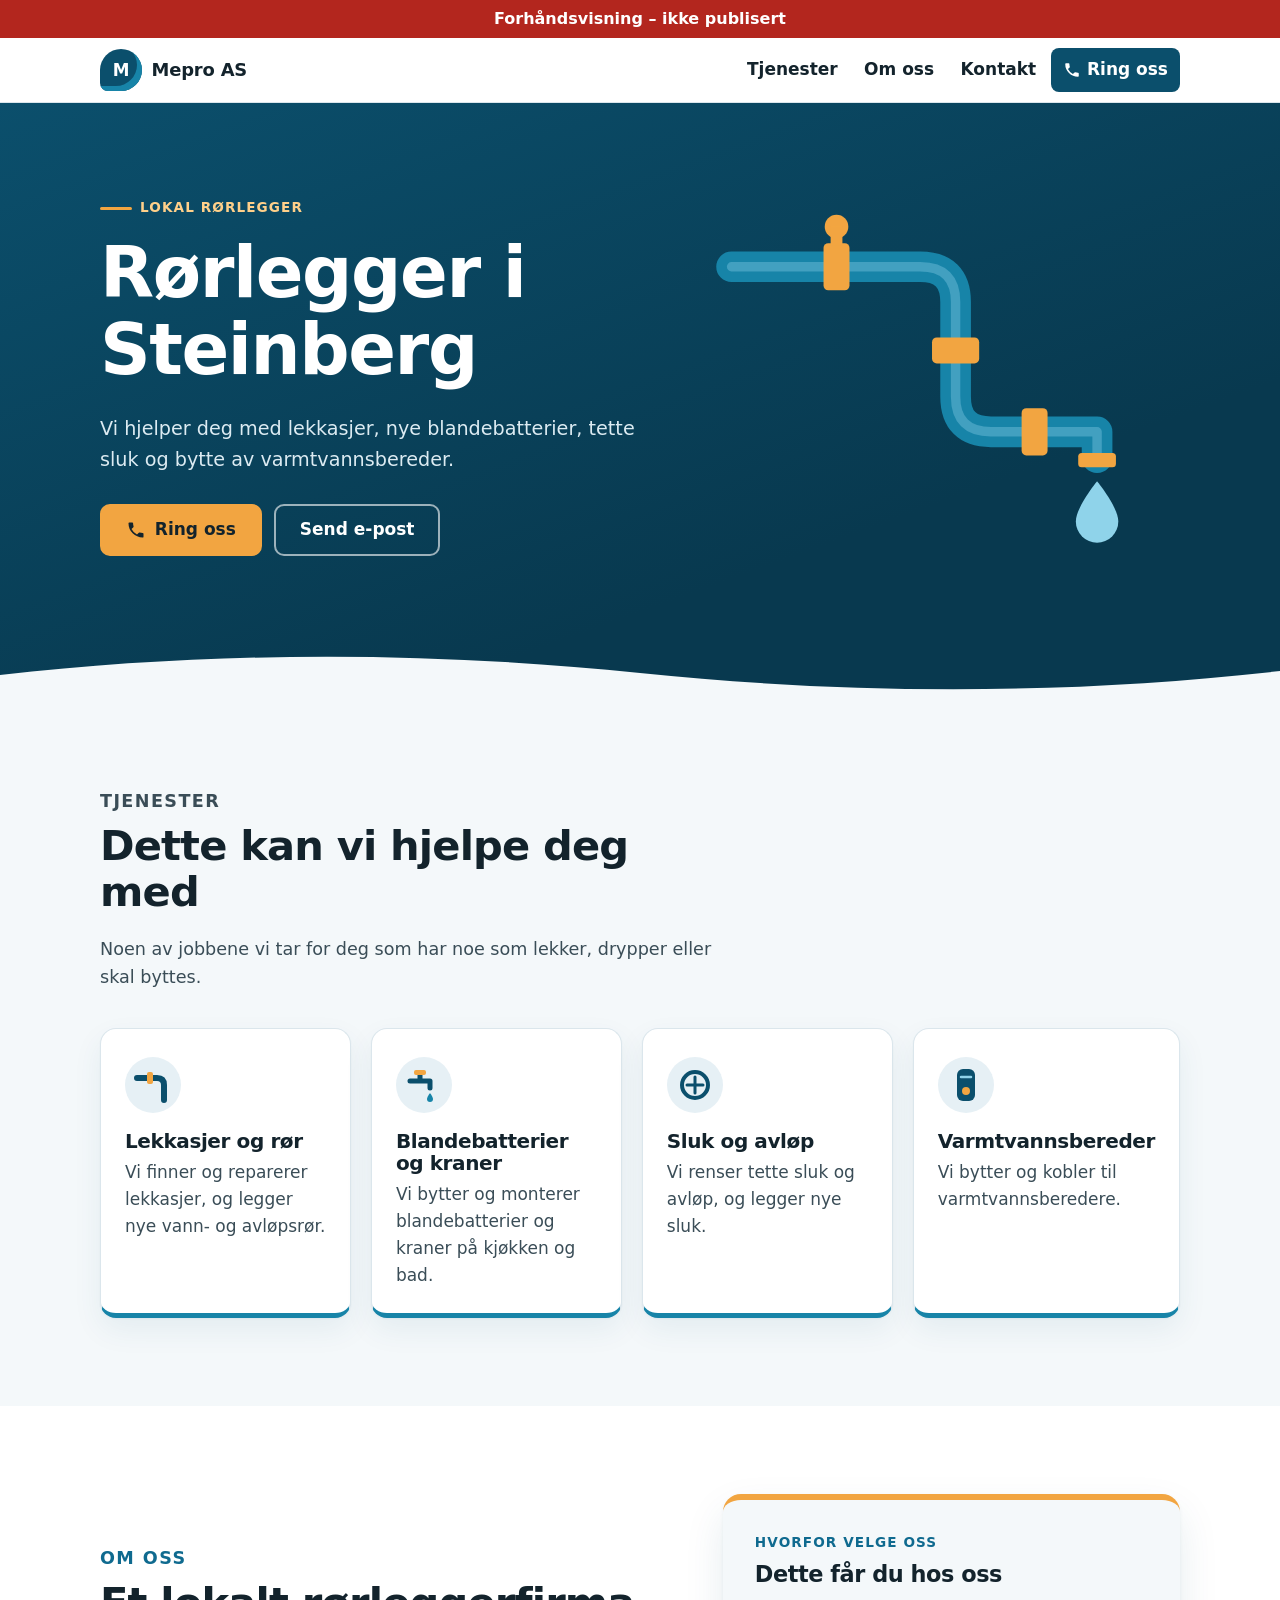
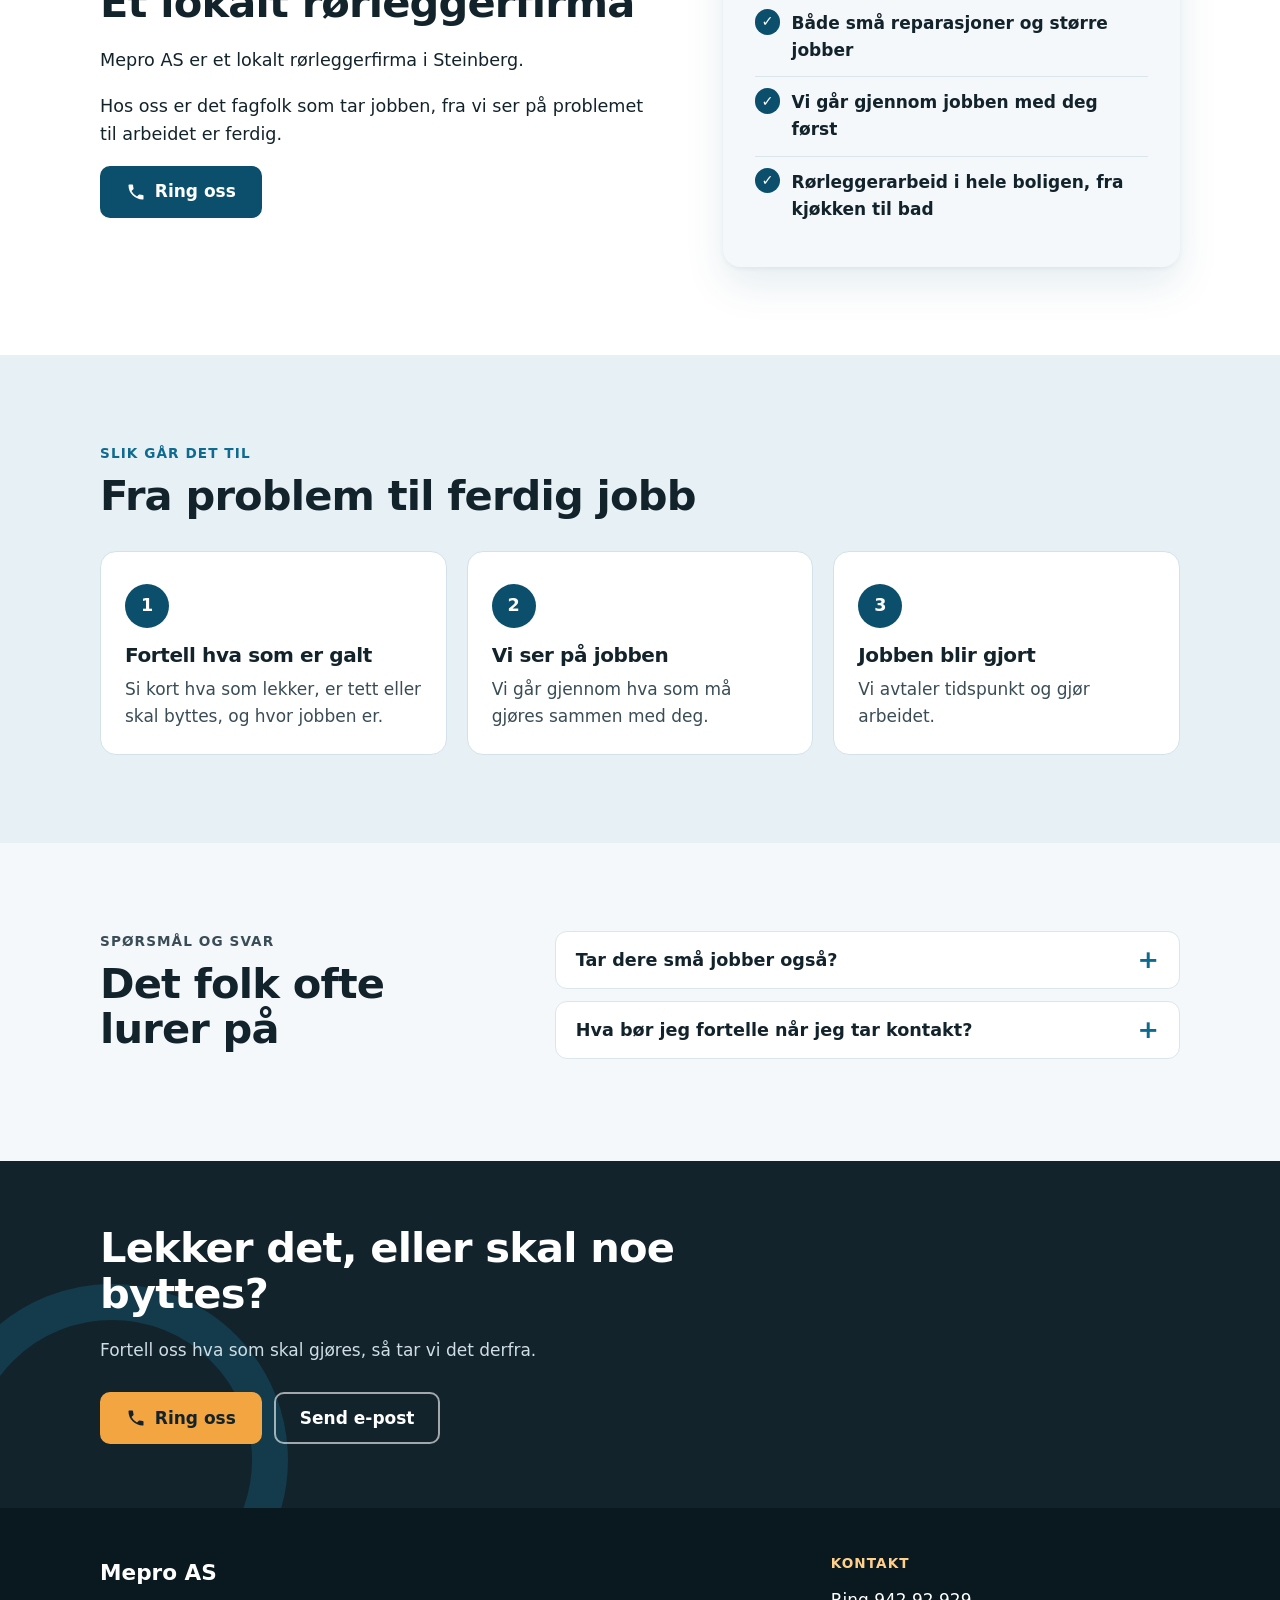
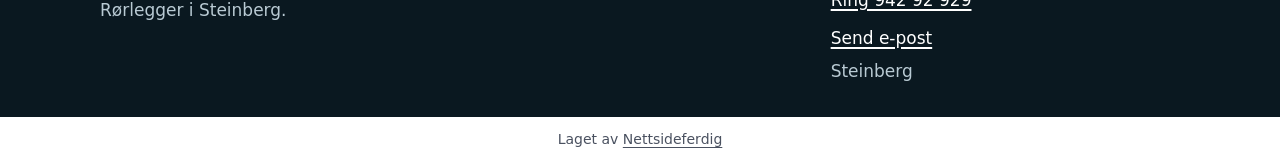
<file: index.html>
<!doctype html>
<html lang="nb">
<head>
<meta charset="utf-8">
<meta name="viewport" content="width=device-width, initial-scale=1">
<title>Rørlegger i Steinberg | Mepro AS</title>
<meta name="description" content="Mepro AS er rørlegger i Steinberg. Ta kontakt på telefon eller e-post når du trenger hjelp med rørleggerarbeid.">
<link rel="canonical" href="https://andersmathisen7-design.github.io/side-mepro-as-9fc54bac/">
<meta property="og:type" content="website">
<meta property="og:locale" content="nb_NO">
<meta property="og:site_name" content="Mepro. AS">
<meta property="og:title" content="Rørlegger i Steinberg | Mepro AS">
<meta property="og:description" content="Mepro AS er rørlegger i Steinberg. Ta kontakt på telefon eller e-post når du trenger hjelp med rørleggerarbeid.">
<meta property="og:url" content="https://andersmathisen7-design.github.io/side-mepro-as-9fc54bac/">
<meta http-equiv="Content-Security-Policy" content="default-src 'none'; style-src 'self'; img-src 'self'; manifest-src 'self'; worker-src 'self'; script-src 'self'">
<link rel="stylesheet" href="./style.css">
<meta name="theme-color" content="#0b4f6c">
<link rel="manifest" href="./manifest.webmanifest">
<link rel="icon" href="./icon.svg" type="image/svg+xml">
<script src="./pwa.js" defer></script>
<meta name="robots" content="noindex,nofollow">
<script type="application/ld+json">{"@context":"https://schema.org","@type":"Plumber","name":"Mepro. AS","description":"Mepro AS er rørlegger i Steinberg. Ta kontakt på telefon eller e-post når du trenger hjelp med rørleggerarbeid.","email":"post@mepro.as","areaServed":"Steinberg","url":"https://andersmathisen7-design.github.io/side-mepro-as-9fc54bac","telephone":"942 92 929"}</script>
</head>
<body>
<div class="forhandsstripe">Forhåndsvisning – ikke publisert</div>
<header class="topp"><div class="wrap"><a class="logo" href="./"><span class="logo-merke" aria-hidden="true">M</span><span>Mepro AS</span></a><nav class="meny" aria-label="Hovedmeny"><ul><li><a href="./#tjenester">Tjenester</a></li><li><a href="./#om">Om oss</a></li><li><a href="#kontakt">Kontakt</a></li><li class="meny-knapp"><a class="meny-ring" href="tel:94292929"><svg viewBox="0 0 24 24" aria-hidden="true"><path d="M6.6 10.8a15.1 15.1 0 0 0 6.6 6.6l2.2-2.2a1 1 0 0 1 1-.25 11.4 11.4 0 0 0 3.6.57 1 1 0 0 1 1 1V20a1 1 0 0 1-1 1A17 17 0 0 1 3 4a1 1 0 0 1 1-1h3.5a1 1 0 0 1 1 1c0 1.25.2 2.45.57 3.57a1 1 0 0 1-.25 1z" fill="currentColor"/></svg>Ring oss</a></li></ul></nav></div></header>
<main>
<section class="hero"><div class="wrap"><div><p class="hero-etikett">Lokal rørlegger</p><h1>Rørlegger i Steinberg</h1><p class="ingress">Vi hjelper deg med lekkasjer, nye blandebatterier, tette sluk og bytte av varmtvannsbereder.</p><div class="knapper"><a class="knapp" href="tel:94292929"><svg viewBox="0 0 24 24" aria-hidden="true"><path d="M6.6 10.8a15.1 15.1 0 0 0 6.6 6.6l2.2-2.2a1 1 0 0 1 1-.25 11.4 11.4 0 0 0 3.6.57 1 1 0 0 1 1 1V20a1 1 0 0 1-1 1A17 17 0 0 1 3 4a1 1 0 0 1 1-1h3.5a1 1 0 0 1 1 1c0 1.25.2 2.45.57 3.57a1 1 0 0 1-.25 1z" fill="currentColor"/></svg>Ring oss</a><a class="knapp knapp-strek" href="mailto:post@mepro.as">Send e-post</a></div></div><div class="ror" aria-hidden="true"><svg viewBox="0 0 400 300"><g fill="none" stroke-linecap="round" stroke-linejoin="round"><path d="M20 60 H180 Q210 60 210 90 V170 Q210 200 240 200 H330 V222" stroke="#1784a8" stroke-width="26"/><path d="M20 60 H180 Q210 60 210 90 V170 Q210 200 240 200 H330 V222" stroke="#5fb3d1" stroke-width="8" stroke-opacity="0.6"/></g><g fill="#f2a541"><rect x="98" y="40" width="22" height="40" rx="4"/><rect x="190" y="120" width="40" height="22" rx="4"/><rect x="266" y="180" width="22" height="40" rx="4"/><circle cx="109" cy="26" r="10"/><rect x="104" y="26" width="10" height="16"/><rect x="314" y="218" width="32" height="12" rx="3"/></g><path d="M330 242 C330 242 312 264 312 276 A18 18 0 0 0 348 276 C348 264 330 242 330 242 Z" fill="#8fd3ea"/></svg></div></div><svg class="bolge" viewBox="0 0 1440 48" preserveAspectRatio="none" aria-hidden="true"><path d="M0 48 V24 C240 0 480 0 720 22 C960 44 1200 44 1440 20 V48 Z" fill="#f4f8fa"/></svg></section><section class="seksjon" id="tjenester"><div class="wrap"><div class="seksjon-hode"><p class="overlinje">Tjenester</p><h2>Dette kan vi hjelpe deg med</h2><p>Noen av jobbene vi tar for deg som har noe som lekker, drypper eller skal byttes.</p></div><ul class="tj-rad"><li class="tj-kort"><svg viewBox="0 0 56 56" aria-hidden="true"><circle cx="28" cy="28" r="28" fill="#e6f0f5"/><path d="M12 21 H32 Q39 21 39 28 V43" fill="none" stroke="#0b4f6c" stroke-width="6" stroke-linecap="round"/><rect x="22" y="15" width="6" height="12" rx="2" fill="#f2a541"/></svg><h3>Lekkasjer og rør</h3><p>Vi finner og reparerer lekkasjer, og legger nye vann- og avløpsrør.</p></li><li class="tj-kort"><svg viewBox="0 0 56 56" aria-hidden="true"><circle cx="28" cy="28" r="28" fill="#e6f0f5"/><path d="M14 24 H34 V31 M24 16 V24" fill="none" stroke="#0b4f6c" stroke-width="5" stroke-linecap="round" stroke-linejoin="round"/><rect x="18" y="13" width="12" height="5" rx="2" fill="#f2a541"/><path d="M34 36 C34 36 31 40 31 42 A3 3 0 0 0 37 42 C37 40 34 36 34 36 Z" fill="#1784a8"/></svg><h3>Blandebatterier og kraner</h3><p>Vi bytter og monterer blandebatterier og kraner på kjøkken og bad.</p></li><li class="tj-kort"><svg viewBox="0 0 56 56" aria-hidden="true"><circle cx="28" cy="28" r="28" fill="#e6f0f5"/><circle cx="28" cy="28" r="13" fill="none" stroke="#0b4f6c" stroke-width="4"/><g stroke="#0b4f6c" stroke-width="3" stroke-linecap="round"><line x1="20" y1="28" x2="36" y2="28"/><line x1="28" y1="20" x2="28" y2="36"/></g></svg><h3>Sluk og avløp</h3><p>Vi renser tette sluk og avløp, og legger nye sluk.</p></li><li class="tj-kort"><svg viewBox="0 0 56 56" aria-hidden="true"><circle cx="28" cy="28" r="28" fill="#e6f0f5"/><rect x="19" y="12" width="18" height="32" rx="6" fill="#0b4f6c"/><circle cx="28" cy="34" r="4" fill="#f2a541"/><line x1="23" y1="20" x2="33" y2="20" stroke="#8fd3ea" stroke-width="2.5" stroke-linecap="round"/></svg><h3>Varmtvannsbereder</h3><p>Vi bytter og kobler til varmtvannsberedere.</p></li></ul></div></section><section class="seksjon om-seksjon" id="om"><div class="wrap delt"><div class="tekst"><p class="overlinje">Om oss</p><h2>Et lokalt rørleggerfirma</h2><p>Mepro AS er et lokalt rørleggerfirma i Steinberg.</p><p>Hos oss er det fagfolk som tar jobben, fra vi ser på problemet til arbeidet er ferdig.</p><a class="knapp knapp-bla" href="tel:94292929"><svg viewBox="0 0 24 24" aria-hidden="true"><path d="M6.6 10.8a15.1 15.1 0 0 0 6.6 6.6l2.2-2.2a1 1 0 0 1 1-.25 11.4 11.4 0 0 0 3.6.57 1 1 0 0 1 1 1V20a1 1 0 0 1-1 1A17 17 0 0 1 3 4a1 1 0 0 1 1-1h3.5a1 1 0 0 1 1 1c0 1.25.2 2.45.57 3.57a1 1 0 0 1-.25 1z" fill="currentColor"/></svg>Ring oss</a></div><aside class="infokort" aria-labelledby="hvorfor-tittel"><p class="overlinje">Hvorfor velge oss</p><h3 id="hvorfor-tittel">Dette får du hos oss</h3><ul class="sjekk"><li>Både små reparasjoner og større jobber</li><li>Vi går gjennom jobben med deg først</li><li>Rørleggerarbeid i hele boligen, fra kjøkken til bad</li></ul></aside></div></section><section class="seksjon steg-seksjon"><div class="wrap"><p class="overlinje">Slik går det til</p><h2>Fra problem til ferdig jobb</h2><ol class="steg"><li><span class="steg-nr" aria-hidden="true">1</span><h3>Fortell hva som er galt</h3><p>Si kort hva som lekker, er tett eller skal byttes, og hvor jobben er.</p></li><li><span class="steg-nr" aria-hidden="true">2</span><h3>Vi ser på jobben</h3><p>Vi går gjennom hva som må gjøres sammen med deg.</p></li><li><span class="steg-nr" aria-hidden="true">3</span><h3>Jobben blir gjort</h3><p>Vi avtaler tidspunkt og gjør arbeidet.</p></li></ol></div></section><section class="seksjon faq"><div class="wrap faq-rad"><div class="faq-hode"><p class="overlinje">Spørsmål og svar</p><h2>Det folk ofte lurer på</h2></div><div><details><summary>Tar dere små jobber også?</summary><p>Ja. Vi tar både små reparasjoner, som en kran som drypper, og større jobber.</p></details><details><summary>Hva bør jeg fortelle når jeg tar kontakt?</summary><p>Fortell kort hva som er galt eller hva som skal gjøres, og hvor jobben er. Da er det lettere for oss å forstå jobben.</p></details></div></div></section><section class="kontakt-cta"><div class="wrap"><h2>Lekker det, eller skal noe byttes?</h2><p>Fortell oss hva som skal gjøres, så tar vi det derfra.</p><div class="knapper"><a class="knapp" href="tel:94292929"><svg viewBox="0 0 24 24" aria-hidden="true"><path d="M6.6 10.8a15.1 15.1 0 0 0 6.6 6.6l2.2-2.2a1 1 0 0 1 1-.25 11.4 11.4 0 0 0 3.6.57 1 1 0 0 1 1 1V20a1 1 0 0 1-1 1A17 17 0 0 1 3 4a1 1 0 0 1 1-1h3.5a1 1 0 0 1 1 1c0 1.25.2 2.45.57 3.57a1 1 0 0 1-.25 1z" fill="currentColor"/></svg>Ring oss</a><a class="knapp knapp-strek" href="mailto:post@mepro.as">Send e-post</a></div></div></section>
</main>
<footer class="bunn" id="kontakt"><div class="wrap bunn-rad"><div><p class="bunn-navn">Mepro AS</p><p>Rørlegger i Steinberg.</p></div><div><h2 class="bunn-tittel">Kontakt</h2><ul class="bunn-liste"><li><a href="tel:94292929">Ring 942 92 929</a></li><li><a href="mailto:post@mepro.as">Send e-post</a></li><li>Steinberg</li></ul></div></div></footer>
<p class="nf-byra">Laget av <a href="https://nettsideferdig.no/">Nettsideferdig</a></p>
</body>
</html>
</file>
<file: style.css>
/* Fast fra Sidefabrikken: bestillingswidgeten. */
:root { --nf-farge: #0b4f6c; }
#nf-bestill [hidden] { display: none !important; }
#nf-bestill button { font: inherit; padding: 0.5rem 0.9rem; margin: 0.2rem; border: 1px solid var(--nf-farge); border-radius: 6px; background: #fff; color: var(--nf-farge); cursor: pointer; }
#nf-bestill button:disabled { opacity: 0.6; }
#nf-bestill .nf-knapp { background: var(--nf-farge); color: #fff; }
#nf-bestill .nf-tjeneste { display: block; width: 100%; text-align: left; }
#nf-bestill .nf-tjeneste small, #nf-bestill .nf-vare small { display: block; color: #555; }
#nf-bestill .nf-felt { display: block; margin: 0.5rem 0; }
#nf-bestill input, #nf-bestill select, #nf-bestill textarea { font: inherit; padding: 0.4rem; border: 1px solid #c5cad3; border-radius: 4px; display: block; width: 100%; max-width: 24rem; }
#nf-bestill input[type="checkbox"], #nf-bestill input[type="radio"] { display: inline-block; width: auto; margin: 0 0.4rem 0 0; vertical-align: middle; }
#nf-bestill .nf-rad { display: flex; flex-wrap: wrap; gap: 0.5rem; }
#nf-bestill .nf-vare { padding: 0.4rem 0; border-bottom: 1px solid #e3e6eb; }
#nf-bestill .nf-feil, #nf-bestill .nf-utsolgt { color: #b3261e; }
#nf-bestill .nf-test { background: #fff4e5; padding: 0.4rem 0.8rem; border-radius: 6px; }
#nf-bestill .nf-oppsummering { font-weight: 600; }
#nf-bestill .nf-faner { display: flex; flex-wrap: wrap; gap: 0.25rem; margin: 0.5rem 0 1rem; }
#nf-bestill .nf-fane.nf-valgt, #nf-bestill .nf-dag.nf-valgt { background: var(--nf-farge); color: #fff; }
#nf-bestill .nf-adresse { position: relative; max-width: 24rem; }
#nf-bestill .nf-forslag { position: absolute; top: 100%; left: 0; right: 0; z-index: 10; max-height: 15rem; overflow-y: auto; background: #fff; border: 1px solid #c5cad3; border-radius: 4px; box-shadow: 0 4px 12px rgba(0, 0, 0, 0.15); }
#nf-bestill .nf-forslag button { display: block; width: 100%; margin: 0; border: 0; border-radius: 0; padding: 0.5rem 0.75rem; text-align: left; color: inherit; }
#nf-bestill .nf-forslag button:hover, #nf-bestill .nf-forslag button:focus { background: #f4f7fb; }
#nf-bestill .nf-dager { display: flex; flex-wrap: wrap; gap: 0.25rem; margin: 0.5rem 0; }
#nf-bestill .nf-dag.nf-full { text-decoration: line-through; color: #777; border-color: #c5cad3; }
#nf-bestill .nf-tillegg { margin: 0.5rem 0; }
#nf-bestill .nf-sporsmal { margin: 0.8rem 0; }
#nf-bestill .nf-hjelp { display: block; font-size: 0.875rem; color: #666; margin: 0.15rem 0 0.25rem; }
#nf-bestill .nf-sum { font-weight: 700; font-size: 1.15rem; }
#nf-bestill .nf-ja-nei { display: flex; gap: 1.5rem; margin-top: 0.25rem; }
.prisliste table { border-collapse: collapse; width: 100%; max-width: 36rem; }
.prisliste th, .prisliste td { text-align: left; padding: 0.4rem 0.6rem 0.4rem 0; border-bottom: 1px solid #e3e6eb; vertical-align: top; }
.prisliste td:last-child, .prisliste th:last-child { text-align: right; white-space: nowrap; padding-right: 0; }
.prisliste small { color: #555; }
.prisliste .prisinfo { font-size: 0.875rem; color: #555; }

main > section.melding, main > section.bestill { box-sizing: border-box; max-width: 42rem; margin: 0 auto; padding: 2.5rem 1.25rem 3.5rem; }
.nf-skjema .nf-felt { display: block; margin: 0.75rem 0; }
.nf-skjema label, .nf-skjema legend { display: block; font-weight: 600; }
.nf-skjema fieldset { border: 0; padding: 0; margin: 0.75rem 0; min-width: 0; }
.nf-skjema fieldset label { font-weight: 400; }
.nf-skjema input, .nf-skjema textarea { font: inherit; padding: 0.5rem; border: 1px solid #c5cad3; border-radius: 4px; display: block; width: 100%; max-width: 32rem; }
.nf-skjema input[type="radio"] { display: inline-block; width: auto; margin: 0 0.4rem 0 0; vertical-align: middle; }
.nf-skjema input:focus, .nf-skjema textarea:focus { outline: 2px solid var(--nf-farge); outline-offset: 1px; }
.nf-skjema button { font: inherit; font-weight: 600; border: 0; cursor: pointer; padding: 0.85rem 1.5rem; border-radius: 6px; background: var(--nf-farge); color: #fff; min-height: 44px; }
.nf-skjema .nf-info { font-size: 0.875rem; color: #555; }

/* Designet */
*,*::before,*::after{box-sizing:border-box}html{-webkit-text-size-adjust:100%}body{margin:0;font-family:"Segoe UI",system-ui,-apple-system,Helvetica,Arial,sans-serif;font-size:1.0625rem;line-height:1.6;color:#13232c;background:#f4f8fa}a{color:#0b4f6c;text-underline-offset:3px;text-decoration-thickness:2px}a:focus-visible{outline:3px solid #f2a541;outline-offset:3px;border-radius:4px}h1,h2,h3{font-family:system-ui,-apple-system,"Segoe UI",Helvetica,sans-serif;font-weight:800;line-height:1.1;letter-spacing:-.02em;margin:0 0 .5em}h1{font-size:clamp(2.4rem,9vw,4.4rem)}h2{font-size:clamp(1.7rem,5vw,2.6rem)}h3{font-size:1.25rem}p{margin:0 0 1em}.wrap{width:100%;max-width:70rem;margin:0 auto;padding:0 1.25rem}.topp{background:#fff;border-bottom:1px solid #dbe6ec}.topp .wrap{display:flex;flex-wrap:wrap;align-items:center;justify-content:space-between;gap:.25rem 1.5rem;padding-top:.6rem;padding-bottom:.6rem}.logo{display:inline-flex;align-items:center;gap:.6rem;min-height:44px;text-decoration:none;color:#13232c;font-weight:800;font-size:1.12rem;letter-spacing:-.01em}.logo-merke{display:inline-flex;align-items:center;justify-content:center;width:42px;height:42px;flex:none;border-radius:50% 50% 50% 8px;background:#0b4f6c;color:#fff;font-weight:800;font-size:1.05rem;box-shadow:inset -5px -5px 0 #1784a8}.meny ul{list-style:none;margin:0;padding:0;display:flex;flex-wrap:wrap;gap:.15rem}.meny a{display:inline-flex;align-items:center;gap:.4rem;min-height:44px;padding:0 .75rem;border-radius:8px;text-decoration:none;color:#13232c;font-weight:600}.meny a:hover{background:#e6f0f5}.meny .meny-ring{background:#0b4f6c;color:#fff}.meny .meny-ring:hover{background:#093e55}.meny .meny-ring svg{width:18px;height:18px}@media(max-width:37.5em){.meny .meny-knapp{display:none}.meny ul{margin-left:-.75rem}}.hero{position:relative;overflow:hidden;background:linear-gradient(160deg,#0b4f6c 0%,#08394f 70%);color:#dcebf2}.hero .wrap{position:relative;display:grid;gap:2rem;padding-top:3rem;padding-bottom:3rem}.hero h1{color:#fff;margin-bottom:.35em}.hero-etikett{display:inline-flex;align-items:center;gap:.5rem;font-size:.85rem;font-weight:700;letter-spacing:.08em;text-transform:uppercase;color:#ffd08a;margin-bottom:1rem}.hero-etikett::before{content:"";width:2rem;height:3px;background:#f2a541;border-radius:2px}.ingress{font-size:1.2rem;max-width:34rem}.knapper{display:flex;flex-wrap:wrap;gap:.75rem;margin-top:1.75rem}.knapp{display:inline-flex;align-items:center;justify-content:center;gap:.55rem;min-height:52px;padding:0 1.5rem;border-radius:10px;background:#f2a541;color:#13232c;font-weight:800;text-decoration:none;border:2px solid #f2a541;transition:background .2s,border-color .2s}.knapp:hover{background:#ffbe63;border-color:#ffbe63}.knapp svg{width:20px;height:20px;flex:none}.knapp-strek{background:transparent;color:#fff;border-color:rgba(255,255,255,.6)}.knapp-strek:hover{background:rgba(255,255,255,.1);border-color:#fff}.knapp-bla{background:#0b4f6c;border-color:#0b4f6c;color:#fff}.knapp-bla:hover{background:#093e55;border-color:#093e55}.ror svg{display:block;width:100%;height:auto;max-width:30rem;margin:0 auto}@media(max-width:37.5em){.ror{display:none}}@media(min-width:56rem){.hero .wrap{grid-template-columns:1.1fr .9fr;align-items:center;padding-top:5.5rem;padding-bottom:6rem}}.bolge{display:block;width:100%;height:48px;margin-top:-1px}.seksjon{padding:4rem 0}@media(min-width:56rem){.seksjon{padding:5.5rem 0}}.seksjon-hode{max-width:40rem;margin-bottom:2.25rem}.seksjon-hode p{font-size:1.1rem;color:#3a4d57}.overlinje{font-size:.85rem;font-weight:700;letter-spacing:.08em;text-transform:uppercase;color:#0f6a8f;margin:0 0 .5rem}.tj-rad{list-style:none;margin:0;padding:0;display:grid;gap:1.25rem}@media(min-width:36rem){.tj-rad{grid-template-columns:1fr 1fr}}@media(min-width:64rem){.tj-rad{grid-template-columns:repeat(4,1fr)}}.tj-kort{background:#fff;border:1px solid #dbe6ec;border-radius:16px;padding:1.75rem 1.5rem 1.5rem;box-shadow:0 1px 2px rgba(11,79,108,.05),0 12px 30px rgba(11,79,108,.07);border-bottom:5px solid #1784a8}.tj-kort svg{display:block;width:56px;height:56px;margin-bottom:1.1rem}.tj-kort h3{margin-bottom:.4rem}.tj-kort p{margin:0;color:#3a4d57}.om-seksjon{background:#fff}.delt{display:grid;gap:2.5rem}@media(min-width:56rem){.delt{grid-template-columns:1.1fr .9fr;gap:4rem;align-items:center}}.tekst{max-width:38rem}.tekst p{font-size:1.1rem}.infokort{background:#f4f8fa;border-radius:18px;padding:2rem;box-shadow:0 2px 4px rgba(11,79,108,.06),0 18px 40px rgba(11,79,108,.10);border-top:6px solid #f2a541}.infokort h3{font-size:1.4rem}.sjekk{list-style:none;margin:0;padding:0}.sjekk li{position:relative;padding:.75rem 0 .75rem 2.3rem;border-bottom:1px solid #dbe6ec;font-weight:600}.sjekk li:last-child{border-bottom:0}.sjekk li::before{content:"✓";position:absolute;left:0;top:.7rem;width:1.6rem;height:1.6rem;border-radius:50%;background:#0b4f6c;color:#fff;font-weight:800;font-size:.9rem;display:flex;align-items:center;justify-content:center}.steg-seksjon{background:#e6f0f5}.steg{list-style:none;margin:2rem 0 0;padding:0;display:grid;gap:1.25rem}@media(min-width:48rem){.steg{grid-template-columns:repeat(3,1fr)}}.steg li{position:relative;background:#fff;border-radius:16px;padding:2rem 1.5rem 1.5rem;border:1px solid #d3e2ea}.steg-nr{display:inline-flex;align-items:center;justify-content:center;width:2.75rem;height:2.75rem;border-radius:50%;background:#0b4f6c;color:#fff;font-weight:800;font-size:1.1rem;margin-bottom:1rem}.steg p{margin:0;color:#3a4d57}.faq-rad{display:grid;gap:1.5rem}@media(min-width:56rem){.faq-rad{grid-template-columns:1fr 1.6fr;gap:4rem;align-items:start}}.faq-hode p{color:#3a4d57;max-width:24rem}.faq details{background:#fff;border:1px solid #dbe6ec;border-radius:12px;margin-bottom:.75rem;padding:0 1.25rem}.faq summary{cursor:pointer;font-weight:700;font-size:1.1rem;min-height:56px;padding:.75rem 0;display:flex;align-items:center;justify-content:space-between;gap:1rem;list-style:none}.faq summary::-webkit-details-marker{display:none}.faq summary::after{content:"+";font-size:1.6rem;line-height:1;color:#0f6a8f}.faq details[open] summary::after{content:"–"}.faq details p{color:#3a4d57;padding-bottom:1.1rem;margin:0}.kontakt-cta{background:#13232c;color:#cfdde4;padding:4rem 0;position:relative;overflow:hidden}.kontakt-cta::before{content:"";position:absolute;left:-4rem;bottom:-8rem;width:22rem;height:22rem;border-radius:50%;border:36px solid rgba(23,132,168,.25)}.kontakt-cta .wrap{position:relative}.kontakt-cta h2{color:#fff;max-width:20ch}.kontakt-cta p{max-width:34rem}.bunn{background:#0a1820;color:#b9cad3;padding:3rem 0 2rem}.bunn a{color:#fff;display:inline-block;padding:.35rem 0;word-break:break-word}.bunn-rad{display:grid;gap:2rem}@media(min-width:48rem){.bunn-rad{grid-template-columns:2fr 1fr}}.bunn-navn{font-size:1.35rem;font-weight:800;color:#fff;margin-bottom:.35rem}.bunn-tittel{font-size:.85rem;letter-spacing:.08em;text-transform:uppercase;color:#ffd08a;margin-bottom:.6rem}.bunn-liste{list-style:none;margin:0;padding:0}section.melding{padding:3rem 0}.nf-skjema label{display:block;font-weight:700;margin-bottom:.35rem}.nf-skjema input,.nf-skjema textarea{width:100%;font:inherit;padding:.75rem;border:1px solid #b8ccd6;border-radius:10px;background:#fff}.nf-skjema button.knapp{border:0;cursor:pointer;font:inherit;font-weight:800}

/* Fast fra Sidefabrikken */
.forhandsstripe { display: block !important; position: relative !important; z-index: 2147483647 !important; background: #b3261e !important; color: #fff !important; text-align: center !important; padding: 0.5rem 1rem !important; font: 600 1rem/1.4 system-ui, sans-serif !important; visibility: visible !important; opacity: 1 !important; max-height: none !important; height: auto !important; min-height: 0 !important; overflow: visible !important; margin: 0 !important; top: auto !important; left: auto !important; right: auto !important; bottom: auto !important; width: auto !important; transform: none !important; clip-path: none !important; filter: none !important; text-indent: 0 !important; font-size: 1rem !important; }
.nf-byra { display: block !important; position: static !important; inset: auto !important; z-index: auto !important; background: #fff !important; color: #4a5160 !important; text-align: center !important; padding: 0.75rem 1rem !important; margin: 0 !important; width: auto !important; max-width: none !important; height: auto !important; min-height: 0 !important; max-height: none !important; overflow: visible !important; visibility: visible !important; opacity: 1 !important; transform: none !important; clip-path: none !important; filter: none !important; font: 400 0.875rem/1.5 system-ui, sans-serif !important; letter-spacing: normal !important; text-indent: 0 !important; text-transform: none !important; }
.nf-byra a { display: inline !important; position: static !important; color: inherit !important; text-decoration: underline !important; font: inherit !important; visibility: visible !important; opacity: 1 !important; pointer-events: auto !important; }
.nf-felle { display: none !important; position: absolute !important; left: -10000px !important; width: 1px !important; height: 1px !important; overflow: hidden !important; }
</file>
